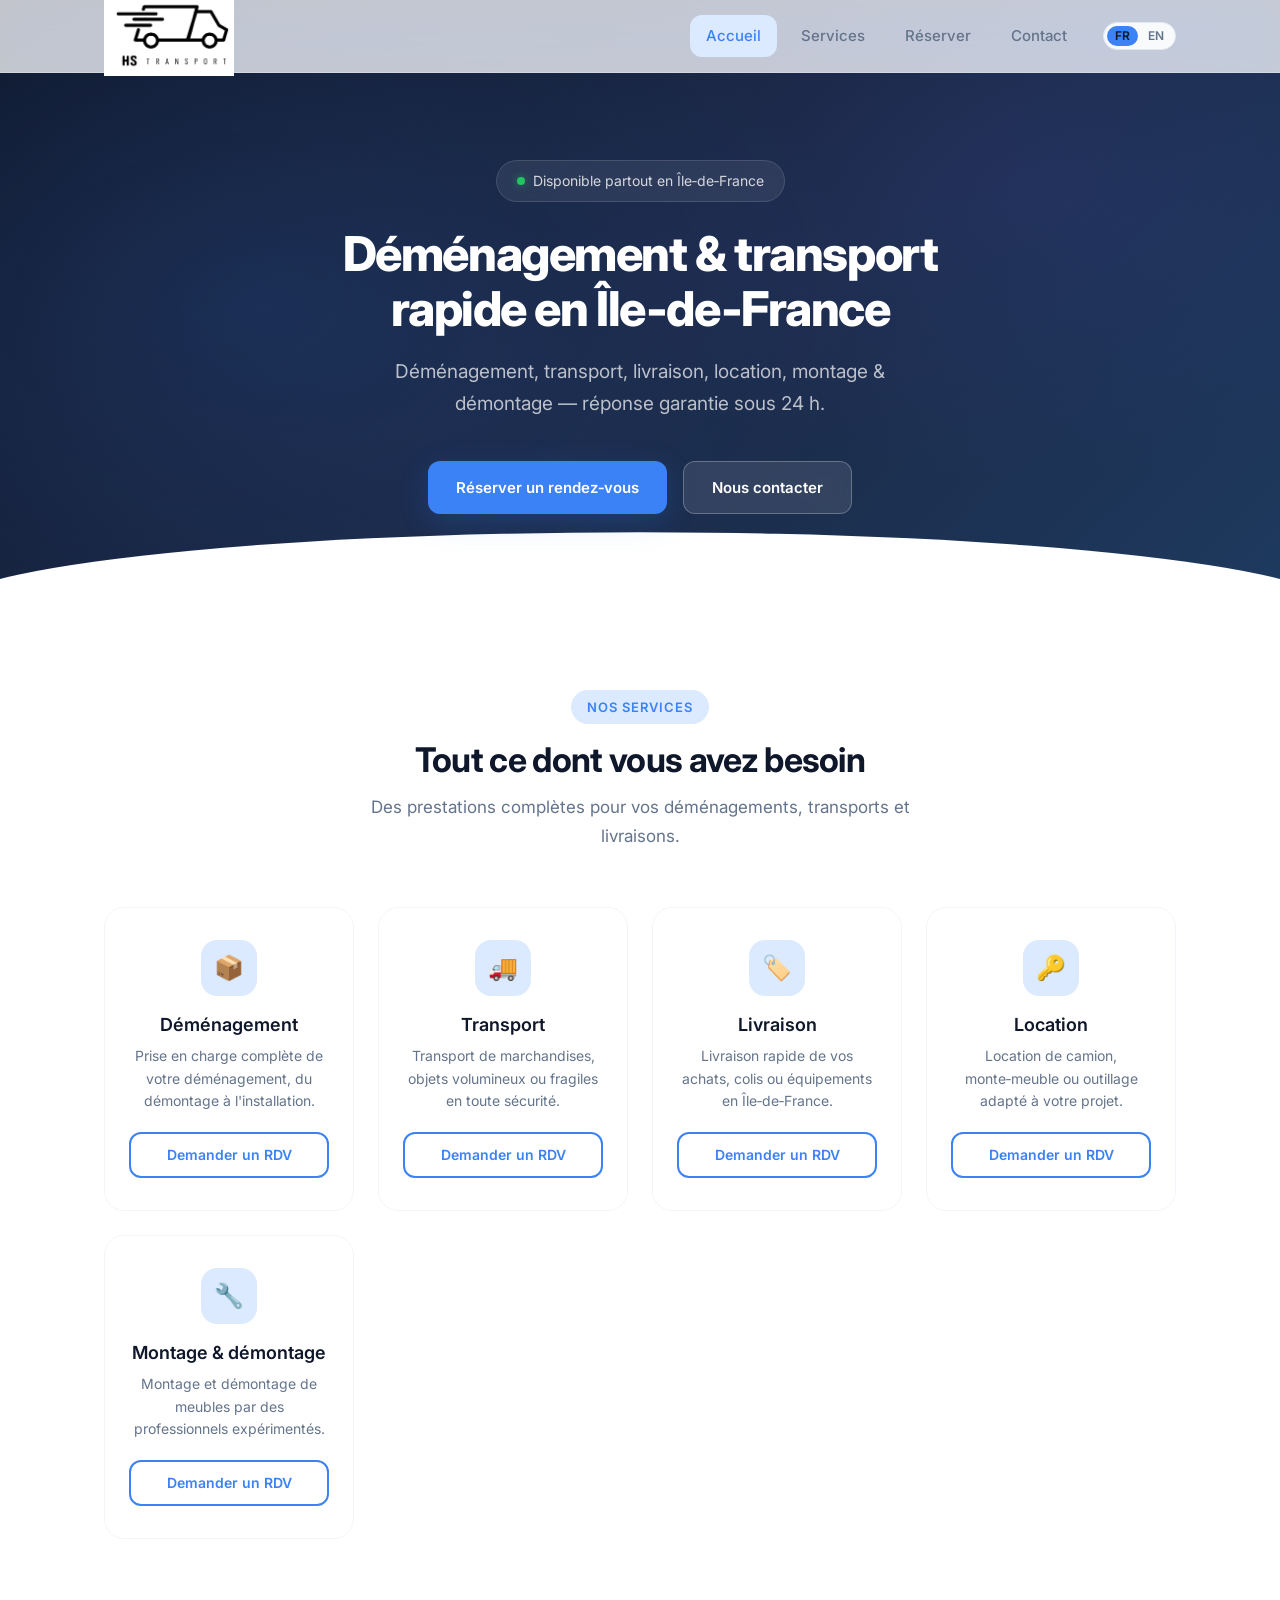
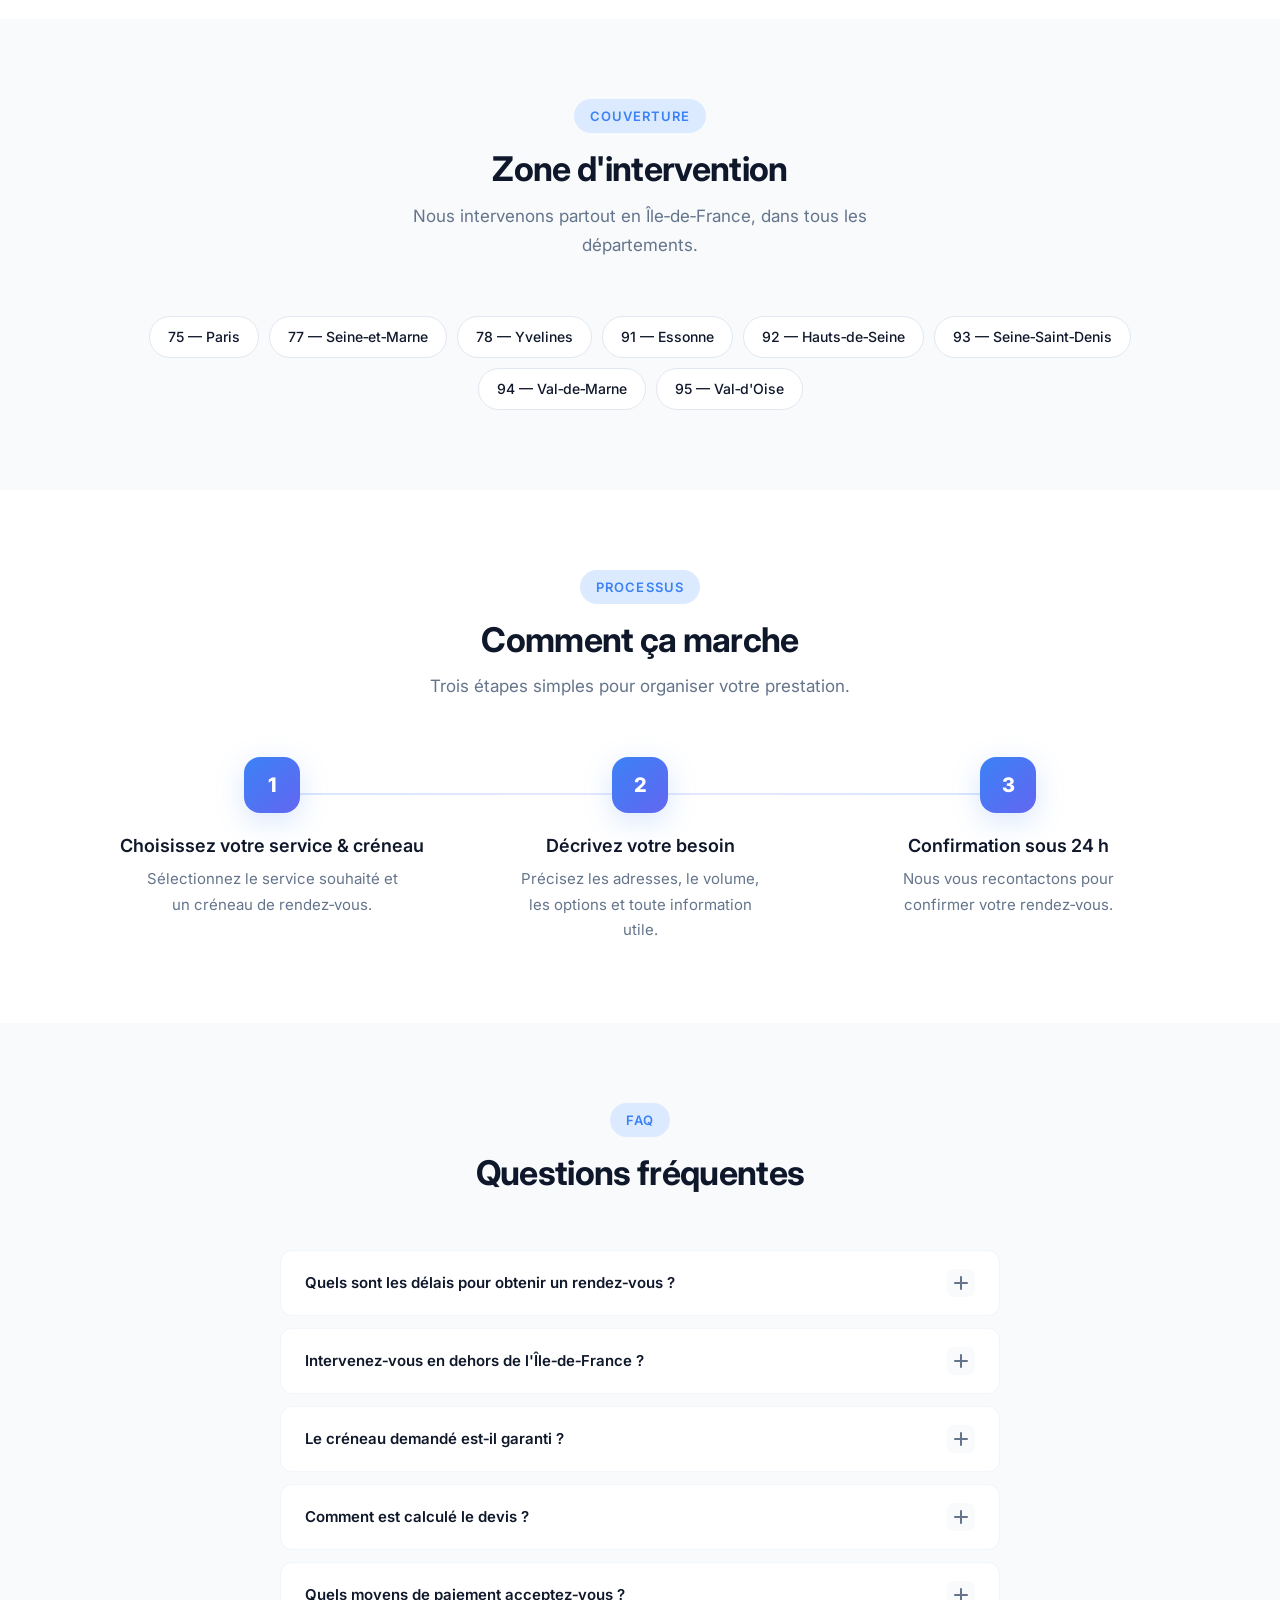
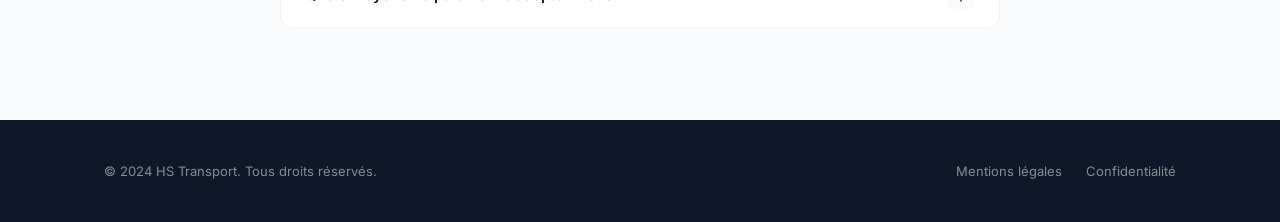
<file: index.html>
<!DOCTYPE html>
<html lang="fr">
<head>
  <meta charset="UTF-8">
  <meta name="viewport" content="width=device-width, initial-scale=1.0">
  <title>Déménagement & Transport en Île-de-France | Réservation rapide</title>
  <meta name="description" content="Déménagement, transport, livraison, location et montage de meubles partout en Île-de-France. Réservez votre créneau en ligne, réponse sous 24h.">
  <link rel="preconnect" href="https://fonts.googleapis.com">
  <link rel="preconnect" href="https://fonts.gstatic.com" crossorigin>
  <link href="https://fonts.googleapis.com/css2?family=Inter:wght@400;500;600;700;800&display=swap" rel="stylesheet">
  <link rel="stylesheet" href="css/style.css">
</head>
<body>

  <!-- ====== HEADER ====== -->
  <header class="header" role="banner">
    <div class="container">
      <a href="index.html" class="logo" aria-label="Accueil"><img src="images/logo.png" alt="HS Transport" class="logo-img"></a>
      <nav class="nav" id="mainNav" role="navigation" aria-label="Navigation principale">
        <a href="index.html" class="active" data-i18n="nav.home">Accueil</a>
        <a href="#services" data-i18n="nav.services">Services</a>
        <a href="reserver.html" data-i18n="nav.book">Réserver</a>
        <a href="contact.html" data-i18n="nav.contact">Contact</a>
        <button class="lang-toggle" id="langToggle" type="button" aria-label="Switch language">
          <span class="lang-opt active" data-lang="fr">FR</span>
          <span class="lang-opt" data-lang="en">EN</span>
        </button>
      </nav>
      <button class="nav-toggle" id="navToggle" aria-label="Ouvrir le menu" aria-expanded="false" aria-controls="mainNav">
        <svg viewBox="0 0 24 24" fill="none" stroke-width="2" stroke-linecap="round">
          <line x1="3" y1="6" x2="21" y2="6"/>
          <line x1="3" y1="12" x2="21" y2="12"/>
          <line x1="3" y1="18" x2="21" y2="18"/>
        </svg>
      </button>
    </div>
  </header>

  <!-- ====== HERO ====== -->
  <section class="hero">
    <div class="container">
      <div class="hero-badge"><span class="dot"></span> <span data-i18n="hero.badge">Disponible partout en Île‑de‑France</span></div>
      <h1 data-i18n="hero.title">Déménagement &amp; transport<br>rapide en Île‑de‑France</h1>
      <p data-i18n="hero.desc">Déménagement, transport, livraison, location, montage &amp; démontage — réponse garantie sous 24 h.</p>
      <div class="hero-btns">
        <a href="reserver.html" class="btn btn-primary" data-i18n="hero.cta">Réserver un rendez‑vous</a>
        <a href="contact.html" class="btn btn-ghost" data-i18n="hero.cta2">Nous contacter</a>
      </div>
    </div>
  </section>

  <!-- ====== SERVICES ====== -->
  <section id="services">
    <div class="container">
      <div class="section-header">
        <span class="section-label" data-i18n="svc.label">Nos services</span>
        <h2 data-i18n="svc.title">Tout ce dont vous avez besoin</h2>
        <p data-i18n="svc.desc">Des prestations complètes pour vos déménagements, transports et livraisons.</p>
      </div>
      <div class="services-grid">

        <article class="service-card">
          <div class="icon" aria-hidden="true">📦</div>
          <h3 data-i18n="svc.dem.t">Déménagement</h3>
          <p data-i18n="svc.dem.d">Prise en charge complète de votre déménagement, du démontage à l'installation.</p>
          <a href="reserver.html?service=demenagement" class="btn btn-outline btn-sm" data-i18n="svc.cta">Demander un RDV</a>
        </article>

        <article class="service-card">
          <div class="icon" aria-hidden="true">🚚</div>
          <h3 data-i18n="svc.tra.t">Transport</h3>
          <p data-i18n="svc.tra.d">Transport de marchandises, objets volumineux ou fragiles en toute sécurité.</p>
          <a href="reserver.html?service=transport" class="btn btn-outline btn-sm" data-i18n="svc.cta">Demander un RDV</a>
        </article>

        <article class="service-card">
          <div class="icon" aria-hidden="true">🏷️</div>
          <h3 data-i18n="svc.liv.t">Livraison</h3>
          <p data-i18n="svc.liv.d">Livraison rapide de vos achats, colis ou équipements en Île‑de‑France.</p>
          <a href="reserver.html?service=livraison" class="btn btn-outline btn-sm" data-i18n="svc.cta">Demander un RDV</a>
        </article>

        <article class="service-card">
          <div class="icon" aria-hidden="true">🔑</div>
          <h3 data-i18n="svc.loc.t">Location</h3>
          <p data-i18n="svc.loc.d">Location de camion, monte‑meuble ou outillage adapté à votre projet.</p>
          <a href="reserver.html?service=location" class="btn btn-outline btn-sm" data-i18n="svc.cta">Demander un RDV</a>
        </article>

        <article class="service-card">
          <div class="icon" aria-hidden="true">🔧</div>
          <h3 data-i18n="svc.mon.t">Montage &amp; démontage</h3>
          <p data-i18n="svc.mon.d">Montage et démontage de meubles par des professionnels expérimentés.</p>
          <a href="reserver.html?service=montage-demontage" class="btn btn-outline btn-sm" data-i18n="svc.cta">Demander un RDV</a>
        </article>

      </div>
    </div>
  </section>

  <!-- ====== ZONE ====== -->
  <section class="zone">
    <div class="container">
      <div class="section-header">
        <span class="section-label" data-i18n="zone.label">Couverture</span>
        <h2 data-i18n="zone.title">Zone d'intervention</h2>
        <p data-i18n="zone.desc">Nous intervenons partout en Île‑de‑France, dans tous les départements.</p>
      </div>
      <div class="zone-depts">
        <span>75 — Paris</span>
        <span>77 — Seine‑et‑Marne</span>
        <span>78 — Yvelines</span>
        <span>91 — Essonne</span>
        <span>92 — Hauts‑de‑Seine</span>
        <span>93 — Seine‑Saint‑Denis</span>
        <span>94 — Val‑de‑Marne</span>
        <span>95 — Val‑d'Oise</span>
      </div>
    </div>
  </section>

  <!-- ====== COMMENT ÇA MARCHE ====== -->
  <section>
    <div class="container">
      <div class="section-header">
        <span class="section-label" data-i18n="steps.label">Processus</span>
        <h2 data-i18n="steps.title">Comment ça marche</h2>
        <p data-i18n="steps.desc">Trois étapes simples pour organiser votre prestation.</p>
      </div>
      <div class="steps-grid">
        <div class="step">
          <div class="step-num">1</div>
          <h3 data-i18n="steps.1.t">Choisissez votre service &amp; créneau</h3>
          <p data-i18n="steps.1.d">Sélectionnez le service souhaité et un créneau de rendez‑vous.</p>
        </div>
        <div class="step">
          <div class="step-num">2</div>
          <h3 data-i18n="steps.2.t">Décrivez votre besoin</h3>
          <p data-i18n="steps.2.d">Précisez les adresses, le volume, les options et toute information utile.</p>
        </div>
        <div class="step">
          <div class="step-num">3</div>
          <h3 data-i18n="steps.3.t">Confirmation sous 24 h</h3>
          <p data-i18n="steps.3.d">Nous vous recontactons pour confirmer votre rendez‑vous.</p>
        </div>
      </div>
    </div>
  </section>

  <!-- ====== FAQ ====== -->
  <section class="faq-section">
    <div class="container">
      <div class="section-header">
        <span class="section-label">FAQ</span>
        <h2 data-i18n="faq.title">Questions fréquentes</h2>
      </div>
      <div class="faq-list">
        <div class="faq-item">
          <button class="faq-question" aria-expanded="false" data-i18n="faq.q1">Quels sont les délais pour obtenir un rendez‑vous ?</button>
          <div class="faq-answer" role="region">
            <p data-i18n="faq.a1">Nous vous répondons sous 24 heures après réception de votre demande, du lundi au samedi.</p>
          </div>
        </div>
        <div class="faq-item">
          <button class="faq-question" aria-expanded="false" data-i18n="faq.q2">Intervenez‑vous en dehors de l'Île‑de‑France ?</button>
          <div class="faq-answer" role="region">
            <p data-i18n="faq.a2">Nous couvrons principalement l'Île‑de‑France (75, 77, 78, 91, 92, 93, 94, 95). Pour les trajets plus lointains, contactez‑nous pour étudier la faisabilité.</p>
          </div>
        </div>
        <div class="faq-item">
          <button class="faq-question" aria-expanded="false" data-i18n="faq.q3">Le créneau demandé est‑il garanti ?</button>
          <div class="faq-answer" role="region">
            <p data-i18n="faq.a3">Le créneau est une demande, pas une confirmation automatique. Nous vous confirmons la date et l'heure sous 24 h par téléphone ou email.</p>
          </div>
        </div>
        <div class="faq-item">
          <button class="faq-question" aria-expanded="false" data-i18n="faq.q4">Comment est calculé le devis ?</button>
          <div class="faq-answer" role="region">
            <p data-i18n="faq.a4">Le devis dépend du type de prestation, du volume, de la distance et des options choisies. Nous établissons un devis personnalisé après le rendez‑vous.</p>
          </div>
        </div>
        <div class="faq-item">
          <button class="faq-question" aria-expanded="false" data-i18n="faq.q5">Quels moyens de paiement acceptez‑vous ?</button>
          <div class="faq-answer" role="region">
            <p data-i18n="faq.a5">Le paiement s'effectue après la prestation, par virement, chèque ou espèces. Aucun paiement en ligne n'est demandé.</p>
          </div>
        </div>
      </div>
    </div>
  </section>

  <!-- ====== FOOTER ====== -->
  <footer class="footer" role="contentinfo">
    <div class="container">
      <p data-i18n="footer.copy">&copy; 2024 HS Transport. Tous droits réservés.</p>
      <div class="footer-links">
        <a href="mentions-legales.html" data-i18n="footer.legal">Mentions légales</a>
        <a href="confidentialite.html" data-i18n="footer.privacy">Confidentialité</a>
      </div>
    </div>
  </footer>

  <script src="js/main.js"></script>
</body>
</html>
</file>
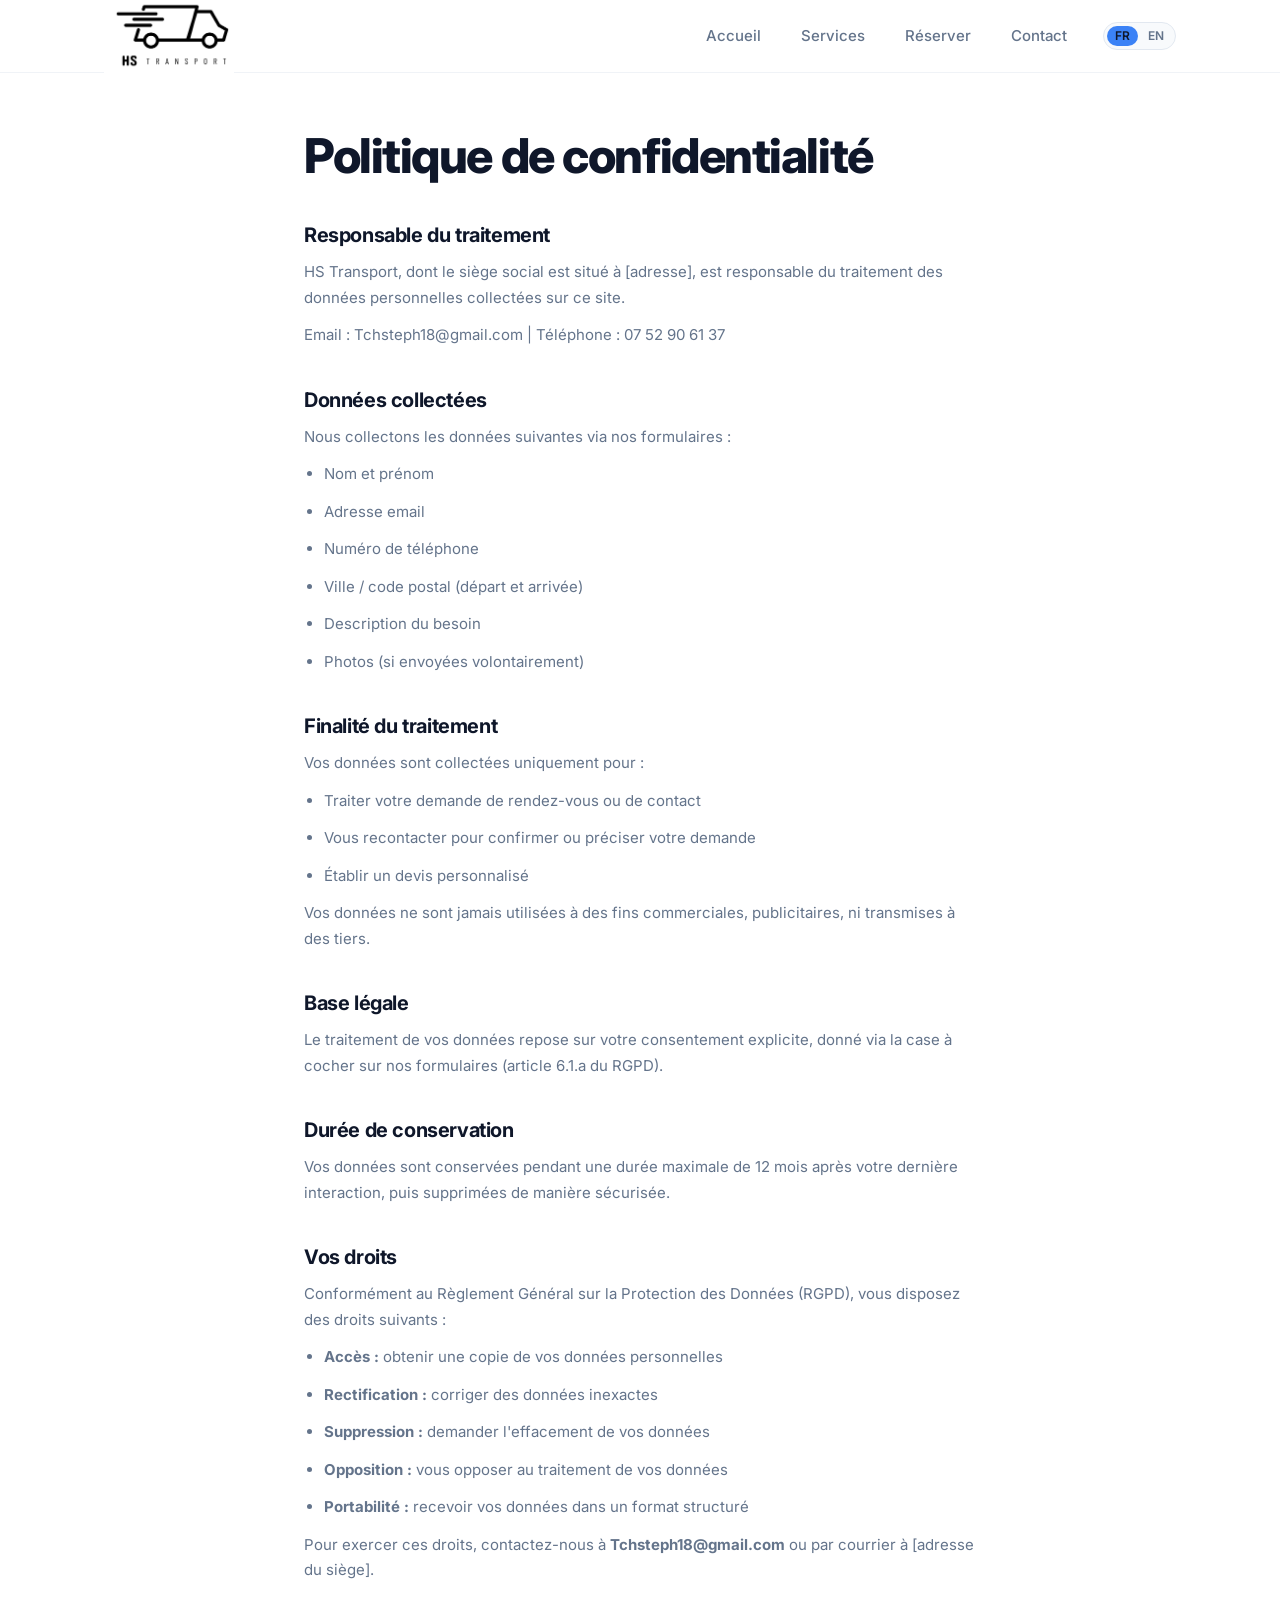
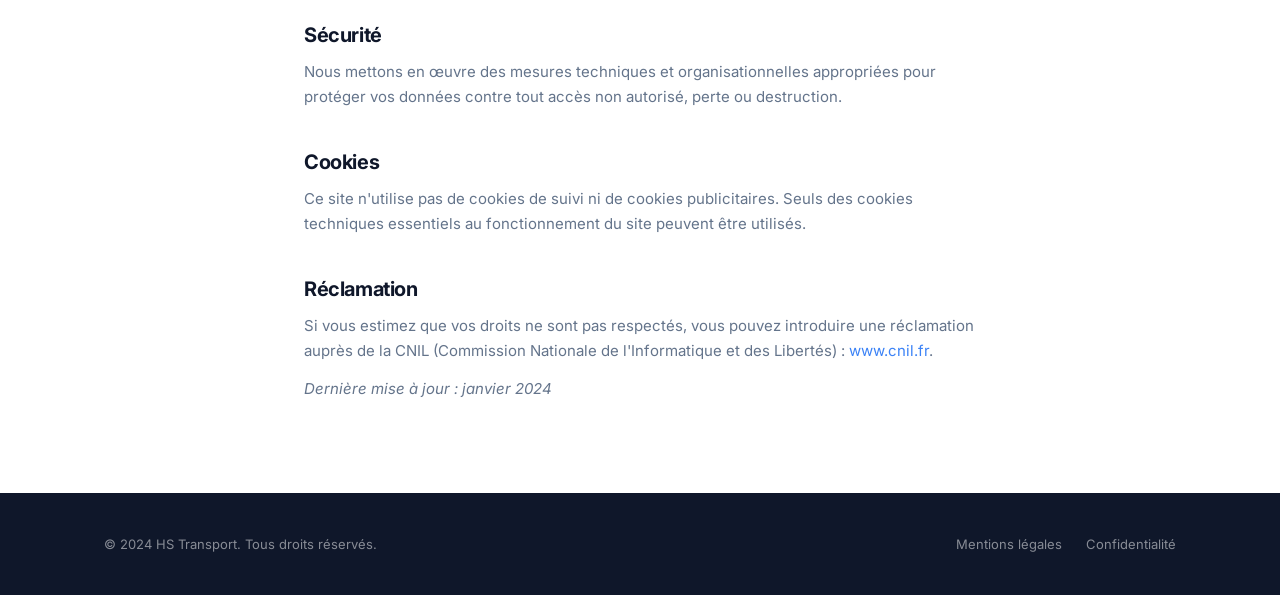
<file: confidentialite.html>
<!DOCTYPE html>
<html lang="fr">
<head>
  <meta charset="UTF-8">
  <meta name="viewport" content="width=device-width, initial-scale=1.0">
  <title>Politique de confidentialité | HS Transport</title>
  <meta name="description" content="Politique de confidentialité et protection des données personnelles du site HS Transport.">
  <link rel="preconnect" href="https://fonts.googleapis.com">
  <link rel="preconnect" href="https://fonts.gstatic.com" crossorigin>
  <link href="https://fonts.googleapis.com/css2?family=Inter:wght@400;500;600;700;800&display=swap" rel="stylesheet">
  <link rel="stylesheet" href="css/style.css">
</head>
<body>

  <header class="header" role="banner">
    <div class="container">
      <a href="index.html" class="logo" aria-label="Accueil"><img src="images/logo.png" alt="HS Transport" class="logo-img"></a>
      <nav class="nav" id="mainNav" role="navigation" aria-label="Navigation principale">
        <a href="index.html" data-i18n="nav.home">Accueil</a>
        <a href="index.html#services" data-i18n="nav.services">Services</a>
        <a href="reserver.html" data-i18n="nav.book">Réserver</a>
        <a href="contact.html" data-i18n="nav.contact">Contact</a>
        <button class="lang-toggle" id="langToggle" type="button" aria-label="Switch language">
          <span class="lang-opt active" data-lang="fr">FR</span>
          <span class="lang-opt" data-lang="en">EN</span>
        </button>
      </nav>
      <button class="nav-toggle" id="navToggle" aria-label="Ouvrir le menu" aria-expanded="false" aria-controls="mainNav">
        <svg viewBox="0 0 24 24" fill="none" stroke-width="2" stroke-linecap="round">
          <line x1="3" y1="6" x2="21" y2="6"/>
          <line x1="3" y1="12" x2="21" y2="12"/>
          <line x1="3" y1="18" x2="21" y2="18"/>
        </svg>
      </button>
    </div>
  </header>

  <section class="legal-page">
    <div class="container">
      <h1 data-i18n="privacy.title">Politique de confidentialité</h1>

      <h2>Responsable du traitement</h2>
      <p>HS Transport, dont le siège social est situé à [adresse], est responsable du traitement des données personnelles collectées sur ce site.</p>
      <p>Email : Tchsteph18@gmail.com | Téléphone : 07 52 90 61 37</p>

      <h2>Données collectées</h2>
      <p>Nous collectons les données suivantes via nos formulaires :</p>
      <ul>
        <li>Nom et prénom</li>
        <li>Adresse email</li>
        <li>Numéro de téléphone</li>
        <li>Ville / code postal (départ et arrivée)</li>
        <li>Description du besoin</li>
        <li>Photos (si envoyées volontairement)</li>
      </ul>

      <h2>Finalité du traitement</h2>
      <p>Vos données sont collectées uniquement pour :</p>
      <ul>
        <li>Traiter votre demande de rendez-vous ou de contact</li>
        <li>Vous recontacter pour confirmer ou préciser votre demande</li>
        <li>Établir un devis personnalisé</li>
      </ul>
      <p>Vos données ne sont jamais utilisées à des fins commerciales, publicitaires, ni transmises à des tiers.</p>

      <h2>Base légale</h2>
      <p>Le traitement de vos données repose sur votre consentement explicite, donné via la case à cocher sur nos formulaires (article 6.1.a du RGPD).</p>

      <h2>Durée de conservation</h2>
      <p>Vos données sont conservées pendant une durée maximale de 12 mois après votre dernière interaction, puis supprimées de manière sécurisée.</p>

      <h2>Vos droits</h2>
      <p>Conformément au Règlement Général sur la Protection des Données (RGPD), vous disposez des droits suivants :</p>
      <ul>
        <li><strong>Accès :</strong> obtenir une copie de vos données personnelles</li>
        <li><strong>Rectification :</strong> corriger des données inexactes</li>
        <li><strong>Suppression :</strong> demander l'effacement de vos données</li>
        <li><strong>Opposition :</strong> vous opposer au traitement de vos données</li>
        <li><strong>Portabilité :</strong> recevoir vos données dans un format structuré</li>
      </ul>
      <p>Pour exercer ces droits, contactez-nous à <strong>Tchsteph18@gmail.com</strong> ou par courrier à [adresse du siège].</p>

      <h2>Sécurité</h2>
      <p>Nous mettons en œuvre des mesures techniques et organisationnelles appropriées pour protéger vos données contre tout accès non autorisé, perte ou destruction.</p>

      <h2>Cookies</h2>
      <p>Ce site n'utilise pas de cookies de suivi ni de cookies publicitaires. Seuls des cookies techniques essentiels au fonctionnement du site peuvent être utilisés.</p>

      <h2>Réclamation</h2>
      <p>Si vous estimez que vos droits ne sont pas respectés, vous pouvez introduire une réclamation auprès de la CNIL (Commission Nationale de l'Informatique et des Libertés) : <a href="https://www.cnil.fr" target="_blank" rel="noopener">www.cnil.fr</a>.</p>

      <p><em>Dernière mise à jour : janvier 2024</em></p>
    </div>
  </section>

  <footer class="footer" role="contentinfo">
    <div class="container">
      <p data-i18n="footer.copy">&copy; 2024 HS Transport. Tous droits réservés.</p>
      <div class="footer-links">
        <a href="mentions-legales.html" data-i18n="footer.legal">Mentions légales</a>
        <a href="confidentialite.html" data-i18n="footer.privacy">Confidentialité</a>
      </div>
    </div>
  </footer>

  <script src="js/main.js"></script>
</body>
</html>
</file>
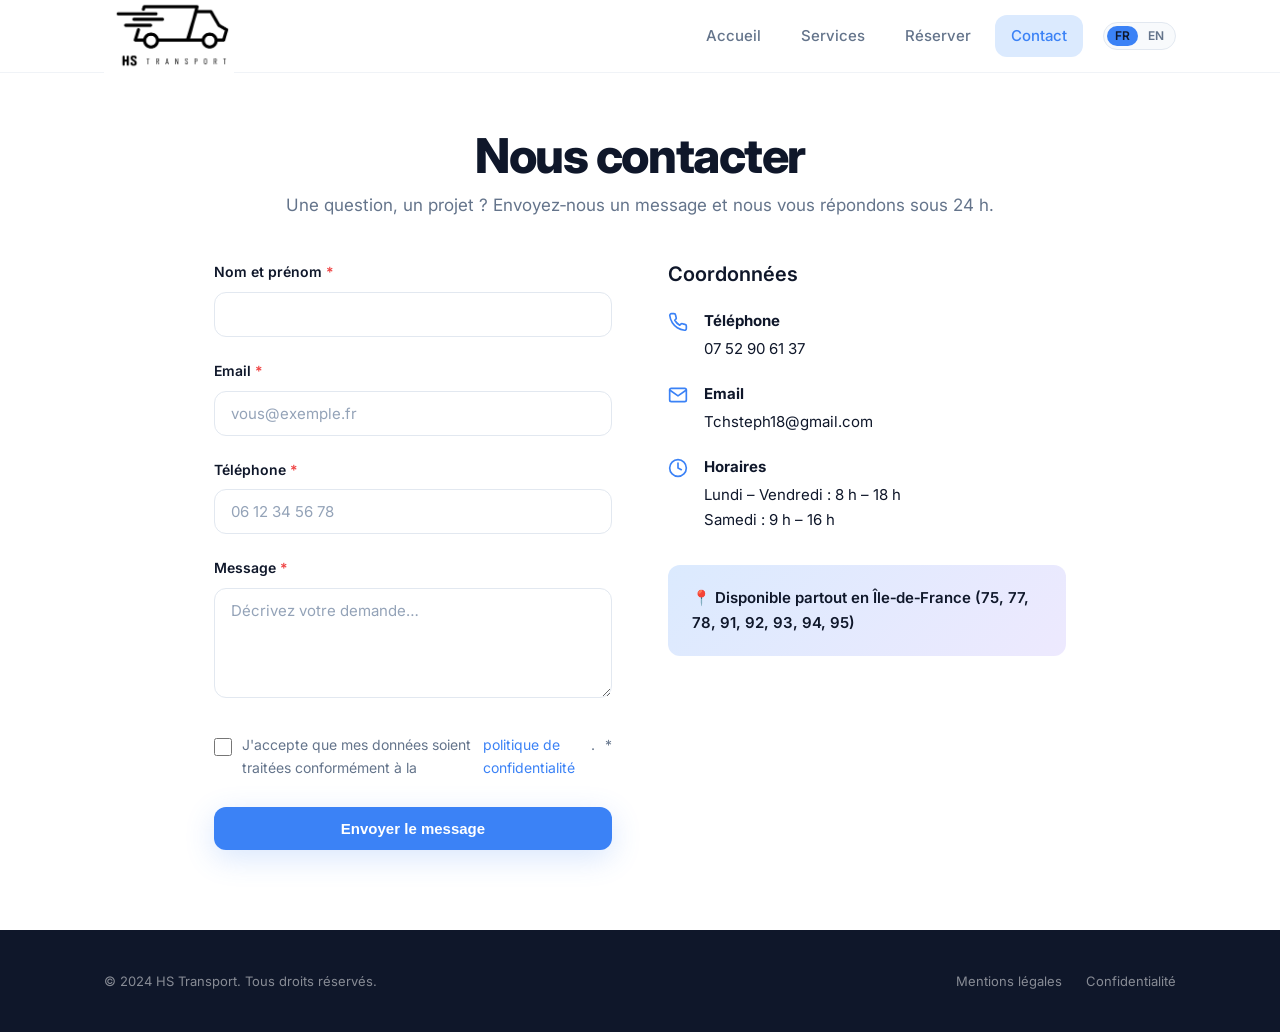
<file: contact.html>
<!DOCTYPE html>
<html lang="fr">
<head>
  <meta charset="UTF-8">
  <meta name="viewport" content="width=device-width, initial-scale=1.0">
  <title>Contact | HS Transport — Déménagement Île-de-France</title>
  <meta name="description" content="Contactez HS Transport pour toute question sur nos services de déménagement, transport et livraison en Île-de-France.">
  <link rel="preconnect" href="https://fonts.googleapis.com">
  <link rel="preconnect" href="https://fonts.gstatic.com" crossorigin>
  <link href="https://fonts.googleapis.com/css2?family=Inter:wght@400;500;600;700;800&display=swap" rel="stylesheet">
  <link rel="stylesheet" href="css/style.css">
</head>
<body>

  <!-- ====== HEADER ====== -->
  <header class="header" role="banner">
    <div class="container">
      <a href="index.html" class="logo" aria-label="Accueil"><img src="images/logo.png" alt="HS Transport" class="logo-img"></a>
      <nav class="nav" id="mainNav" role="navigation" aria-label="Navigation principale">
        <a href="index.html" data-i18n="nav.home">Accueil</a>
        <a href="index.html#services" data-i18n="nav.services">Services</a>
        <a href="reserver.html" data-i18n="nav.book">Réserver</a>
        <a href="contact.html" class="active" data-i18n="nav.contact">Contact</a>
        <button class="lang-toggle" id="langToggle" type="button" aria-label="Switch language">
          <span class="lang-opt active" data-lang="fr">FR</span>
          <span class="lang-opt" data-lang="en">EN</span>
        </button>
      </nav>
      <button class="nav-toggle" id="navToggle" aria-label="Ouvrir le menu" aria-expanded="false" aria-controls="mainNav">
        <svg viewBox="0 0 24 24" fill="none" stroke-width="2" stroke-linecap="round">
          <line x1="3" y1="6" x2="21" y2="6"/>
          <line x1="3" y1="12" x2="21" y2="12"/>
          <line x1="3" y1="18" x2="21" y2="18"/>
        </svg>
      </button>
    </div>
  </header>

  <!-- ====== CONTACT ====== -->
  <section class="form-page" id="contactFormSection">
    <div class="container" style="max-width:900px;">
      <h1 data-i18n="contact.title">Nous contacter</h1>
      <p data-i18n="contact.intro">Une question, un projet ? Envoyez‑nous un message et nous vous répondons sous 24 h.</p>

      <div class="contact-grid">

        <!-- Formulaire -->
        <div>
          <form id="contactForm" novalidate>
            <!-- Honeypot -->
            <div class="ohnohoney">
              <label for="faxNumber">Ne pas remplir</label>
              <input type="text" id="faxNumber" name="faxNumber" tabindex="-1" autocomplete="off">
            </div>

            <div class="form-group">
              <label for="contactNom" data-i18n="contact.lbl.name">Nom et prénom <span class="req">*</span></label>
              <input type="text" id="contactNom" name="contactNom" required autocomplete="name">
              <div class="error-msg" data-i18n="rdv.err.nom">Veuillez indiquer votre nom.</div>
            </div>

            <div class="form-group">
              <label for="contactEmail">Email <span class="req">*</span></label>
              <input type="email" id="contactEmail" name="contactEmail" required autocomplete="email" placeholder="vous@exemple.fr">
              <div class="error-msg" data-i18n="rdv.err.email">Veuillez indiquer un email valide.</div>
            </div>

            <div class="form-group">
              <label for="contactTel" data-i18n="rdv.lbl.tel">Téléphone <span class="req">*</span></label>
              <input type="tel" id="contactTel" name="contactTel" required autocomplete="tel" placeholder="06 12 34 56 78">
              <div class="error-msg" data-i18n="rdv.err.tel">Veuillez indiquer un numéro valide.</div>
            </div>

            <div class="form-group">
              <label for="contactMessage" data-i18n="contact.lbl.msg">Message <span class="req">*</span></label>
              <textarea id="contactMessage" name="contactMessage" required placeholder="Décrivez votre demande…"></textarea>
              <div class="error-msg" data-i18n="contact.err.msg">Veuillez écrire un message.</div>
            </div>

            <!-- RGPD -->
            <div class="rgpd-group">
              <label>
                <input type="checkbox" id="contactRgpd" name="contactRgpd" required>
                J'accepte que mes données soient traitées conformément à la <a href="confidentialite.html" target="_blank">politique de confidentialité</a>. <span class="req">*</span>
              </label>
              <div class="error-msg" id="contactRgpdError" style="display:none;color:#dc2626;font-size:0.8125rem;margin-top:0.25rem;">Vous devez accepter la politique de confidentialité.</div>
            </div>

            <button type="submit" class="btn btn-primary" style="width:100%;justify-content:center;" data-i18n="contact.btn.send">Envoyer le message</button>
          </form>
        </div>

        <!-- Infos -->
        <div class="contact-info">
          <h3 data-i18n="contact.info.title">Coordonnées</h3>

          <div class="contact-info-item">
            <svg viewBox="0 0 24 24" fill="none" stroke-width="2" stroke-linecap="round" stroke-linejoin="round">
              <path d="M22 16.92v3a2 2 0 01-2.18 2 19.79 19.79 0 01-8.63-3.07 19.5 19.5 0 01-6-6A19.79 19.79 0 012.12 4.18 2 2 0 014.11 2h3a2 2 0 012 1.72c.127.96.361 1.903.7 2.81a2 2 0 01-.45 2.11L8.09 9.91a16 16 0 006 6l1.27-1.27a2 2 0 012.11-.45c.907.339 1.85.573 2.81.7A2 2 0 0122 16.92z"/>
            </svg>
            <div>
              <strong data-i18n="contact.info.phone">Téléphone</strong>
              <p>07 52 90 61 37</p>
            </div>
          </div>

          <div class="contact-info-item">
            <svg viewBox="0 0 24 24" fill="none" stroke-width="2" stroke-linecap="round" stroke-linejoin="round">
              <path d="M4 4h16c1.1 0 2 .9 2 2v12c0 1.1-.9 2-2 2H4c-1.1 0-2-.9-2-2V6c0-1.1.9-2 2-2z"/>
              <polyline points="22,6 12,13 2,6"/>
            </svg>
            <div>
              <strong>Email</strong>
              <p>Tchsteph18@gmail.com</p>
            </div>
          </div>

          <div class="contact-info-item">
            <svg viewBox="0 0 24 24" fill="none" stroke-width="2" stroke-linecap="round" stroke-linejoin="round">
              <circle cx="12" cy="12" r="10"/>
              <polyline points="12 6 12 12 16 14"/>
            </svg>
            <div>
              <strong data-i18n="contact.info.hours">Horaires</strong>
              <p data-i18n="contact.info.hours_detail">Lundi – Vendredi : 8 h – 18 h<br>Samedi : 9 h – 16 h</p>
            </div>
          </div>

          <div class="contact-badge">
            <p data-i18n="contact.info.badge">📍 Disponible partout en Île‑de‑France (75, 77, 78, 91, 92, 93, 94, 95)</p>
          </div>
        </div>

      </div>
    </div>
  </section>

  <!-- ====== CONFIRMATION ====== -->
  <section class="confirmation" id="contactConfirm" style="display:none;">
    <div class="container">
      <div class="check-icon">
        <svg viewBox="0 0 24 24" fill="none" stroke-width="2.5" stroke-linecap="round" stroke-linejoin="round">
          <polyline points="20 6 9 17 4 12"/>
        </svg>
      </div>
      <h2 data-i18n="contact.confirm.title">Message envoyé !</h2>
      <p data-i18n="contact.confirm.text">Merci pour votre message. Nous vous répondons sous 24 h.</p>
      <a href="index.html" class="btn btn-outline" data-i18n="rdv.confirm.back">Retour à l'accueil</a>
    </div>
  </section>

  <!-- ====== FOOTER ====== -->
  <footer class="footer" role="contentinfo">
    <div class="container">
      <p data-i18n="footer.copy">&copy; 2024 HS Transport. Tous droits réservés.</p>
      <div class="footer-links">
        <a href="mentions-legales.html" data-i18n="footer.legal">Mentions légales</a>
        <a href="confidentialite.html" data-i18n="footer.privacy">Confidentialité</a>
      </div>
    </div>
  </footer>

  <script src="js/main.js"></script>
</body>
</html>
</file>
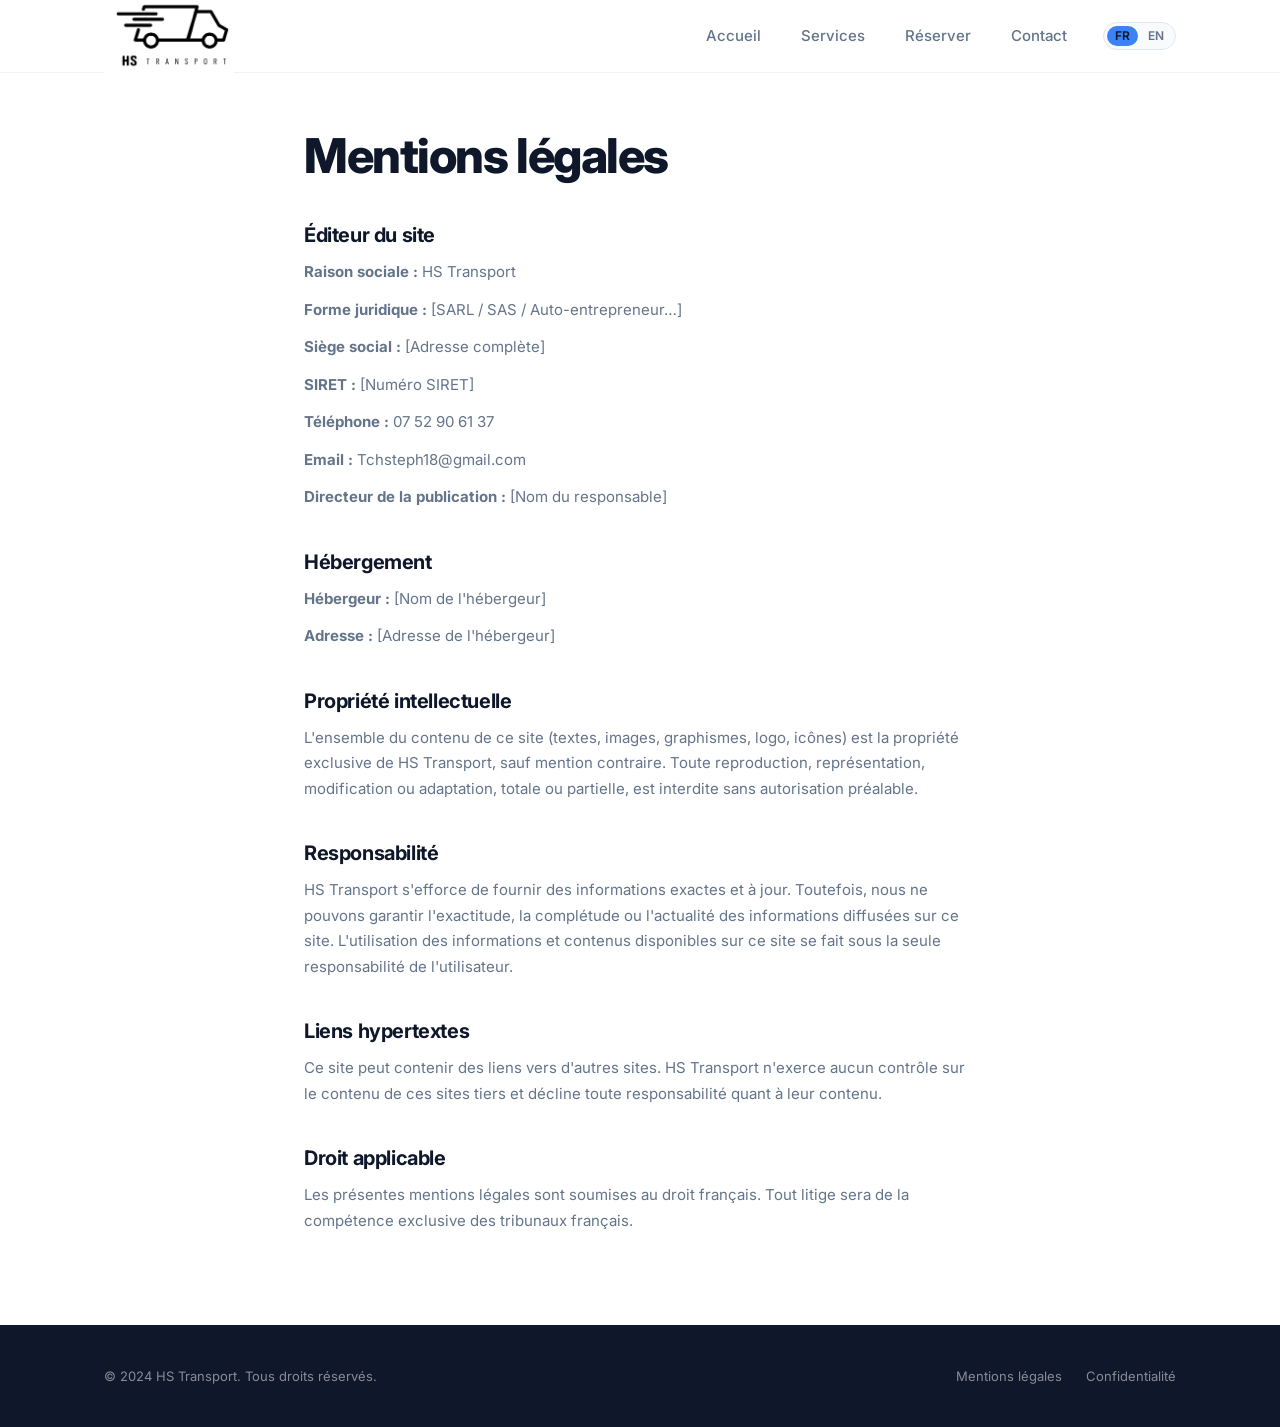
<file: mentions-legales.html>
<!DOCTYPE html>
<html lang="fr">
<head>
  <meta charset="UTF-8">
  <meta name="viewport" content="width=device-width, initial-scale=1.0">
  <title>Mentions légales | HS Transport</title>
  <meta name="description" content="Mentions légales du site HS Transport.">
  <link rel="preconnect" href="https://fonts.googleapis.com">
  <link rel="preconnect" href="https://fonts.gstatic.com" crossorigin>
  <link href="https://fonts.googleapis.com/css2?family=Inter:wght@400;500;600;700;800&display=swap" rel="stylesheet">
  <link rel="stylesheet" href="css/style.css">
</head>
<body>

  <header class="header" role="banner">
    <div class="container">
      <a href="index.html" class="logo" aria-label="Accueil"><img src="images/logo.png" alt="HS Transport" class="logo-img"></a>
      <nav class="nav" id="mainNav" role="navigation" aria-label="Navigation principale">
        <a href="index.html" data-i18n="nav.home">Accueil</a>
        <a href="index.html#services" data-i18n="nav.services">Services</a>
        <a href="reserver.html" data-i18n="nav.book">Réserver</a>
        <a href="contact.html" data-i18n="nav.contact">Contact</a>
        <button class="lang-toggle" id="langToggle" type="button" aria-label="Switch language">
          <span class="lang-opt active" data-lang="fr">FR</span>
          <span class="lang-opt" data-lang="en">EN</span>
        </button>
      </nav>
      <button class="nav-toggle" id="navToggle" aria-label="Ouvrir le menu" aria-expanded="false" aria-controls="mainNav">
        <svg viewBox="0 0 24 24" fill="none" stroke-width="2" stroke-linecap="round">
          <line x1="3" y1="6" x2="21" y2="6"/>
          <line x1="3" y1="12" x2="21" y2="12"/>
          <line x1="3" y1="18" x2="21" y2="18"/>
        </svg>
      </button>
    </div>
  </header>

  <section class="legal-page">
    <div class="container">
      <h1 data-i18n="legal.title">Mentions légales</h1>

      <h2>Éditeur du site</h2>
      <p><strong>Raison sociale :</strong> HS Transport</p>
      <p><strong>Forme juridique :</strong> [SARL / SAS / Auto-entrepreneur…]</p>
      <p><strong>Siège social :</strong> [Adresse complète]</p>
      <p><strong>SIRET :</strong> [Numéro SIRET]</p>
      <p><strong>Téléphone :</strong> 07 52 90 61 37</p>
      <p><strong>Email :</strong> Tchsteph18@gmail.com</p>
      <p><strong>Directeur de la publication :</strong> [Nom du responsable]</p>

      <h2>Hébergement</h2>
      <p><strong>Hébergeur :</strong> [Nom de l'hébergeur]</p>
      <p><strong>Adresse :</strong> [Adresse de l'hébergeur]</p>

      <h2>Propriété intellectuelle</h2>
      <p>L'ensemble du contenu de ce site (textes, images, graphismes, logo, icônes) est la propriété exclusive de HS Transport, sauf mention contraire. Toute reproduction, représentation, modification ou adaptation, totale ou partielle, est interdite sans autorisation préalable.</p>

      <h2>Responsabilité</h2>
      <p>HS Transport s'efforce de fournir des informations exactes et à jour. Toutefois, nous ne pouvons garantir l'exactitude, la complétude ou l'actualité des informations diffusées sur ce site. L'utilisation des informations et contenus disponibles sur ce site se fait sous la seule responsabilité de l'utilisateur.</p>

      <h2>Liens hypertextes</h2>
      <p>Ce site peut contenir des liens vers d'autres sites. HS Transport n'exerce aucun contrôle sur le contenu de ces sites tiers et décline toute responsabilité quant à leur contenu.</p>

      <h2>Droit applicable</h2>
      <p>Les présentes mentions légales sont soumises au droit français. Tout litige sera de la compétence exclusive des tribunaux français.</p>
    </div>
  </section>

  <footer class="footer" role="contentinfo">
    <div class="container">
      <p data-i18n="footer.copy">&copy; 2024 HS Transport. Tous droits réservés.</p>
      <div class="footer-links">
        <a href="mentions-legales.html" data-i18n="footer.legal">Mentions légales</a>
        <a href="confidentialite.html" data-i18n="footer.privacy">Confidentialité</a>
      </div>
    </div>
  </footer>

  <script src="js/main.js"></script>
</body>
</html>
</file>
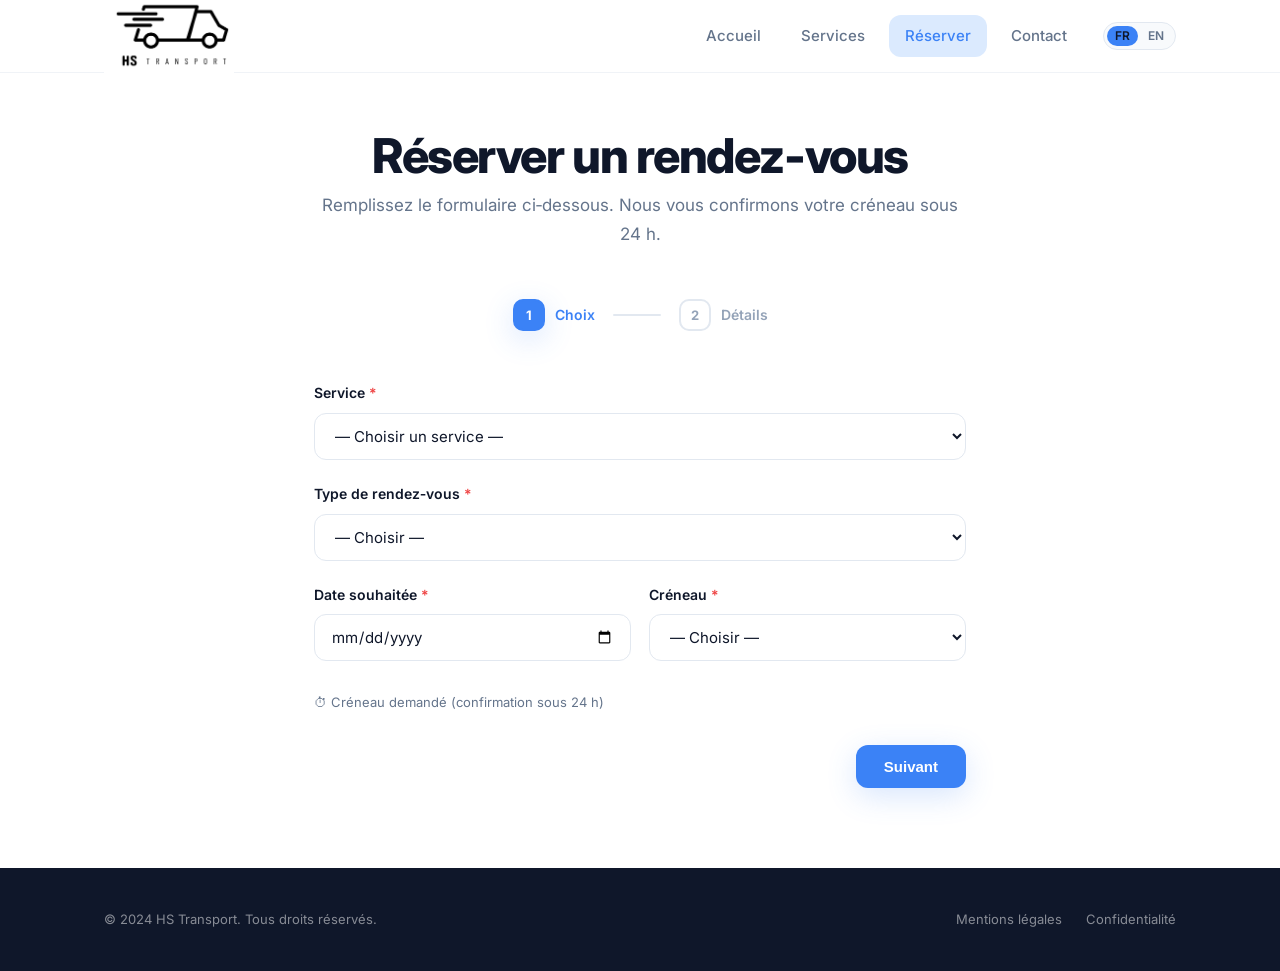
<file: reserver.html>
<!DOCTYPE html>
<html lang="fr">
<head>
  <meta charset="UTF-8">
  <meta name="viewport" content="width=device-width, initial-scale=1.0">
  <title>Réserver un rendez-vous | HS Transport</title>
  <meta name="description" content="Demandez un rendez-vous pour votre déménagement, transport, livraison, location ou montage en Île-de-France. Réponse sous 24h.">
  <link rel="preconnect" href="https://fonts.googleapis.com">
  <link rel="preconnect" href="https://fonts.gstatic.com" crossorigin>
  <link href="https://fonts.googleapis.com/css2?family=Inter:wght@400;500;600;700;800&display=swap" rel="stylesheet">
  <link rel="stylesheet" href="css/style.css">
</head>
<body>

  <!-- ====== HEADER ====== -->
  <header class="header" role="banner">
    <div class="container">
      <a href="index.html" class="logo" aria-label="Accueil"><img src="images/logo.png" alt="HS Transport" class="logo-img"></a>
      <nav class="nav" id="mainNav" role="navigation" aria-label="Navigation principale">
        <a href="index.html" data-i18n="nav.home">Accueil</a>
        <a href="index.html#services" data-i18n="nav.services">Services</a>
        <a href="reserver.html" class="active" data-i18n="nav.book">Réserver</a>
        <a href="contact.html" data-i18n="nav.contact">Contact</a>
        <button class="lang-toggle" id="langToggle" type="button" aria-label="Switch language">
          <span class="lang-opt active" data-lang="fr">FR</span>
          <span class="lang-opt" data-lang="en">EN</span>
        </button>
      </nav>
      <button class="nav-toggle" id="navToggle" aria-label="Ouvrir le menu" aria-expanded="false" aria-controls="mainNav">
        <svg viewBox="0 0 24 24" fill="none" stroke-width="2" stroke-linecap="round">
          <line x1="3" y1="6" x2="21" y2="6"/>
          <line x1="3" y1="12" x2="21" y2="12"/>
          <line x1="3" y1="18" x2="21" y2="18"/>
        </svg>
      </button>
    </div>
  </header>

  <!-- ====== FORMULAIRE RDV ====== -->
  <section class="form-page" id="formSection">
    <div class="container">
      <h1 data-i18n="rdv.title">Réserver un rendez‑vous</h1>
      <p data-i18n="rdv.intro">Remplissez le formulaire ci‑dessous. Nous vous confirmons votre créneau sous 24 h.</p>

      <!-- Wizard indicator -->
      <div class="wizard-steps">
        <div class="wizard-step active" data-step="1">
          <span class="num">1</span>
          <span data-i18n="rdv.step1">Choix</span>
        </div>
        <div class="wizard-divider"></div>
        <div class="wizard-step" data-step="2">
          <span class="num">2</span>
          <span data-i18n="rdv.step2">Détails</span>
        </div>
      </div>

      <form id="rdvForm" novalidate>
        <!-- Honeypot -->
        <div class="ohnohoney">
          <label for="website">Ne pas remplir</label>
          <input type="text" id="website" name="website" tabindex="-1" autocomplete="off">
        </div>

        <!-- ===== ÉTAPE 1 — Choix ===== -->
        <div class="wizard-panel active" id="step1">

          <div class="form-group">
            <label for="service" data-i18n="rdv.lbl.service">Service <span class="req">*</span></label>
            <select id="service" name="service" required>
              <option value="" data-i18n="rdv.opt.choose_svc">— Choisir un service —</option>
              <option value="demenagement" data-i18n="rdv.opt.dem">Déménagement</option>
              <option value="transport">Transport</option>
              <option value="livraison" data-i18n="rdv.opt.liv">Livraison</option>
              <option value="location" data-i18n="rdv.opt.loc">Location</option>
              <option value="montage-demontage" data-i18n="rdv.opt.mon">Montage & démontage</option>
            </select>
            <div class="error-msg" data-i18n="rdv.err.service">Veuillez choisir un service.</div>
          </div>

          <div class="form-group">
            <label for="typeRdv" data-i18n="rdv.lbl.type">Type de rendez‑vous <span class="req">*</span></label>
            <select id="typeRdv" name="typeRdv" required>
              <option value="" data-i18n="rdv.opt.choose">— Choisir —</option>
              <option value="appel" data-i18n="rdv.opt.appel">Appel téléphonique</option>
              <option value="visite" data-i18n="rdv.opt.visite">Visite technique</option>
            </select>
            <div class="error-msg" data-i18n="rdv.err.type">Veuillez choisir un type de rendez‑vous.</div>
          </div>

          <div class="form-row">
            <div class="form-group">
              <label for="dateRdv" data-i18n="rdv.lbl.date">Date souhaitée <span class="req">*</span></label>
              <input type="date" id="dateRdv" name="dateRdv" required>
              <div class="error-msg" data-i18n="rdv.err.date">Veuillez indiquer une date.</div>
            </div>
            <div class="form-group">
              <label for="creneau" data-i18n="rdv.lbl.slot">Créneau <span class="req">*</span></label>
              <select id="creneau" name="creneau" required>
                <option value="" data-i18n="rdv.opt.choose">— Choisir —</option>
                <option value="09-10">09 h – 10 h</option>
                <option value="10-11">10 h – 11 h</option>
                <option value="11-12">11 h – 12 h</option>
                <option value="14-15">14 h – 15 h</option>
                <option value="15-16">15 h – 16 h</option>
                <option value="16-17">16 h – 17 h</option>
              </select>
              <div class="error-msg" data-i18n="rdv.err.slot">Veuillez choisir un créneau.</div>
            </div>
          </div>

          <p style="font-size:0.8125rem;margin-top:0.5rem;" data-i18n="rdv.hint">⏱ Créneau demandé (confirmation sous 24 h)</p>

          <div class="form-actions">
            <button type="button" class="btn btn-primary" id="toStep2" data-i18n="rdv.btn.next">Suivant</button>
          </div>
        </div>

        <!-- ===== ÉTAPE 2 — Détails ===== -->
        <div class="wizard-panel" id="step2">

          <div class="form-row">
            <div class="form-group">
              <label for="nom" data-i18n="rdv.lbl.nom">Nom <span class="req">*</span></label>
              <input type="text" id="nom" name="nom" required autocomplete="family-name">
              <div class="error-msg" data-i18n="rdv.err.nom">Veuillez indiquer votre nom.</div>
            </div>
            <div class="form-group">
              <label for="prenom" data-i18n="rdv.lbl.prenom">Prénom <span class="req">*</span></label>
              <input type="text" id="prenom" name="prenom" required autocomplete="given-name">
              <div class="error-msg" data-i18n="rdv.err.prenom">Veuillez indiquer votre prénom.</div>
            </div>
          </div>

          <div class="form-row">
            <div class="form-group">
              <label for="telephone" data-i18n="rdv.lbl.tel">Téléphone <span class="req">*</span></label>
              <input type="tel" id="telephone" name="telephone" required autocomplete="tel" placeholder="06 12 34 56 78">
              <div class="error-msg" data-i18n="rdv.err.tel">Veuillez indiquer un numéro valide.</div>
            </div>
            <div class="form-group">
              <label for="email">Email <span class="req">*</span></label>
              <input type="email" id="email" name="email" required autocomplete="email" placeholder="vous@exemple.fr">
              <div class="error-msg" data-i18n="rdv.err.email">Veuillez indiquer un email valide.</div>
            </div>
          </div>

          <div class="form-row">
            <div class="form-group">
              <label for="villeDepart" data-i18n="rdv.lbl.depart">Ville / code postal départ <span class="req">*</span></label>
              <input type="text" id="villeDepart" name="villeDepart" required placeholder="Ex : 75012 Paris">
              <div class="error-msg" data-i18n="rdv.err.required">Champ obligatoire.</div>
            </div>
            <div class="form-group">
              <label for="villeArrivee" data-i18n="rdv.lbl.arrivee">Ville / code postal arrivée</label>
              <input type="text" id="villeArrivee" name="villeArrivee" placeholder="Optionnel selon service">
            </div>
          </div>

          <div class="form-group">
            <label for="datePrestation" data-i18n="rdv.lbl.dateprest">Date souhaitée de la prestation</label>
            <input type="date" id="datePrestation" name="datePrestation">
          </div>

          <div class="form-group">
            <label for="description" data-i18n="rdv.lbl.desc">Description du besoin <span class="req">*</span></label>
            <textarea id="description" name="description" required placeholder="Décrivez votre besoin : volume, nombre de pièces, accès, étages…"></textarea>
            <div class="error-msg" data-i18n="rdv.err.desc">Veuillez décrire votre besoin.</div>
          </div>

          <!-- Options dynamiques selon service -->
          <div id="optionsDemenagement" class="form-group" style="display:none;">
            <label>Options déménagement</label>
            <div class="checkbox-group">
              <label><input type="checkbox" name="opt_emballage" value="1"> Emballage</label>
              <label><input type="checkbox" name="opt_demontage_remontage" value="1"> Démontage / remontage meubles</label>
              <label><input type="checkbox" name="opt_monte_meuble" value="1"> Monte‑meuble</label>
              <label><input type="checkbox" name="opt_cartons" value="1"> Fourniture de cartons</label>
            </div>
          </div>

          <div id="optionsTransport" class="form-group" style="display:none;">
            <label>Options transport / livraison</label>
            <div class="checkbox-group">
              <label><input type="checkbox" name="opt_dimensions" value="1"> Objet volumineux (préciser dimensions/poids)</label>
              <label><input type="checkbox" name="opt_etages" value="1"> Étages sans ascenseur</label>
              <label><input type="checkbox" name="opt_acces" value="1"> Accès difficile</label>
            </div>
          </div>

          <div id="optionsLocation" class="form-group" style="display:none;">
            <label>Options location</label>
            <div class="checkbox-group">
              <label><input type="checkbox" name="opt_camion" value="1"> Camion</label>
              <label><input type="checkbox" name="opt_monte_meuble_loc" value="1"> Monte‑meuble</label>
              <label><input type="checkbox" name="opt_outil" value="1"> Outillage spécifique</label>
            </div>
            <div class="form-group" style="margin-top:0.75rem;">
              <label for="dureeLocation">Durée estimée</label>
              <input type="text" id="dureeLocation" name="dureeLocation" placeholder="Ex : 1 journée, 2 jours…">
            </div>
          </div>

          <div id="optionsMontage" class="form-group" style="display:none;">
            <label>Options montage / démontage</label>
            <div class="checkbox-group">
              <label><input type="checkbox" name="opt_type_meubles" value="1"> Préciser type de meubles dans la description</label>
              <label><input type="checkbox" name="opt_nombre_meubles" value="1"> Plus de 5 meubles</label>
            </div>
            <div class="form-group" style="margin-top:0.75rem;">
              <label for="photoUpload">Photos (optionnel)</label>
              <input type="file" id="photoUpload" name="photos" accept="image/*" multiple>
            </div>
          </div>

          <!-- RGPD -->
          <div class="rgpd-group">
            <label>
              <input type="checkbox" id="rgpd" name="rgpd" required>
              J'accepte que mes données soient traitées pour le traitement de ma demande, conformément à la <a href="confidentialite.html" target="_blank">politique de confidentialité</a>. <span class="req">*</span>
            </label>
            <div class="error-msg" id="rgpdError" style="display:none;color:#dc2626;font-size:0.8125rem;margin-top:0.25rem;">Vous devez accepter la politique de confidentialité.</div>
          </div>

          <div class="form-actions">
            <button type="button" class="btn btn-outline" id="backStep1" data-i18n="rdv.btn.back">Retour</button>
            <button type="submit" class="btn btn-primary" id="submitRdv" data-i18n="rdv.btn.submit">Envoyer ma demande</button>
          </div>
        </div>
      </form>
    </div>
  </section>

  <!-- ====== CONFIRMATION ====== -->
  <section class="confirmation" id="confirmSection" style="display:none;">
    <div class="container">
      <div class="check-icon">
        <svg viewBox="0 0 24 24" fill="none" stroke-width="2.5" stroke-linecap="round" stroke-linejoin="round">
          <polyline points="20 6 9 17 4 12"/>
        </svg>
      </div>
      <h2 data-i18n="rdv.confirm.title">Demande envoyée !</h2>
      <p data-i18n="rdv.confirm.text">Merci pour votre demande. Nous vous recontacterons sous 24 h pour confirmer votre rendez‑vous.</p>
      <a href="index.html" class="btn btn-outline" data-i18n="rdv.confirm.back">Retour à l'accueil</a>
    </div>
  </section>

  <!-- ====== FOOTER ====== -->
  <footer class="footer" role="contentinfo">
    <div class="container">
      <p data-i18n="footer.copy">&copy; 2024 HS Transport. Tous droits réservés.</p>
      <div class="footer-links">
        <a href="mentions-legales.html" data-i18n="footer.legal">Mentions légales</a>
        <a href="confidentialite.html" data-i18n="footer.privacy">Confidentialité</a>
      </div>
    </div>
  </footer>

  <script src="js/main.js"></script>
</body>
</html>
</file>
<file: css/style.css>
/* ============================================
   HS TRANSPORT — DESIGN MODERNE
   ============================================ */

/* ---------- VARIABLES ---------- */
:root {
  --accent: #3b82f6;
  --accent-hover: #2563eb;
  --accent-light: #dbeafe;
  --accent-glow: rgba(59, 130, 246, 0.25);
  --text: #0f172a;
  --text-light: #64748b;
  --text-muted: #94a3b8;
  --bg: #ffffff;
  --bg-alt: #f8fafc;
  --bg-dark: #0f172a;
  --bg-dark-soft: #1e293b;
  --border: #e2e8f0;
  --border-light: #f1f5f9;
  --radius: 12px;
  --radius-lg: 20px;
  --radius-full: 9999px;
  --shadow-sm: 0 1px 2px rgba(0,0,0,0.04);
  --shadow: 0 4px 16px rgba(0,0,0,0.06);
  --shadow-md: 0 8px 30px rgba(0,0,0,0.08);
  --shadow-lg: 0 20px 50px rgba(0,0,0,0.12);
  --shadow-accent: 0 8px 30px rgba(59,130,246,0.2);
  --max-w: 1120px;
  --font: 'Inter', -apple-system, BlinkMacSystemFont, 'Segoe UI', sans-serif;
  --transition: 0.3s cubic-bezier(0.4, 0, 0.2, 1);
}

/* ---------- RESET ---------- */
*, *::before, *::after { box-sizing: border-box; margin: 0; padding: 0; }
html { scroll-behavior: smooth; font-size: 16px; }

body {
  font-family: var(--font);
  color: var(--text);
  background: var(--bg);
  line-height: 1.7;
  -webkit-font-smoothing: antialiased;
  -moz-osx-font-smoothing: grayscale;
  overflow-x: hidden;
}

img { max-width: 100%; display: block; }
a { color: var(--accent); text-decoration: none; transition: color var(--transition); }
a:hover { color: var(--accent-hover); }
ul { list-style: none; }

.sr-only {
  position: absolute; width: 1px; height: 1px;
  padding: 0; margin: -1px; overflow: hidden;
  clip: rect(0,0,0,0); white-space: nowrap; border: 0;
}

.ohnohoney { position: absolute; left: -9999px; opacity: 0; height: 0; width: 0; }

/* ---------- LAYOUT ---------- */
.container { width: 100%; max-width: var(--max-w); margin: 0 auto; padding: 0 1.5rem; }
section { padding: 5rem 0; }

/* ---------- TYPOGRAPHY ---------- */
h1 {
  font-size: clamp(2rem, 5vw, 3rem);
  font-weight: 800;
  line-height: 1.15;
  letter-spacing: -0.03em;
}
h2 {
  font-size: clamp(1.5rem, 3.5vw, 2.125rem);
  font-weight: 700;
  line-height: 1.2;
  letter-spacing: -0.02em;
}
h3 { font-size: 1.125rem; font-weight: 600; line-height: 1.4; }
p { color: var(--text-light); }

.section-header { text-align: center; margin-bottom: 3.5rem; }
.section-header p { margin-top: 0.75rem; max-width: 540px; margin-left: auto; margin-right: auto; font-size: 1.0625rem; }
.section-label {
  display: inline-block;
  font-size: 0.8125rem;
  font-weight: 600;
  text-transform: uppercase;
  letter-spacing: 0.08em;
  color: var(--accent);
  background: var(--accent-light);
  padding: 0.375rem 1rem;
  border-radius: var(--radius-full);
  margin-bottom: 1rem;
}

/* ---------- BUTTONS ---------- */
.btn {
  display: inline-flex; align-items: center; justify-content: center; gap: 0.5rem;
  padding: 0.8125rem 1.75rem; border-radius: var(--radius);
  font-size: 0.9375rem; font-weight: 600; cursor: pointer;
  border: none; transition: all var(--transition); text-decoration: none;
  white-space: nowrap; position: relative;
}
.btn-primary {
  background: var(--accent); color: #fff;
  box-shadow: var(--shadow-accent);
}
.btn-primary:hover {
  background: var(--accent-hover); color: #fff;
  transform: translateY(-2px);
  box-shadow: 0 12px 35px rgba(59,130,246,0.3);
}
.btn-outline {
  background: transparent; color: var(--accent);
  border: 2px solid var(--accent);
}
.btn-outline:hover {
  background: var(--accent); color: #fff;
  transform: translateY(-2px);
}
.btn-white {
  background: #fff; color: var(--bg-dark);
  box-shadow: var(--shadow);
}
.btn-white:hover {
  color: var(--accent); transform: translateY(-2px);
  box-shadow: var(--shadow-md);
}
.btn-ghost {
  background: rgba(255,255,255,0.1); color: #fff;
  border: 1.5px solid rgba(255,255,255,0.25);
  backdrop-filter: blur(8px);
}
.btn-ghost:hover {
  background: rgba(255,255,255,0.2); color: #fff;
  transform: translateY(-2px);
}
.btn-sm { padding: 0.5625rem 1.125rem; font-size: 0.875rem; }
.btn:disabled { opacity: 0.5; cursor: not-allowed; transform: none !important; }

/* ---------- HEADER (Glassmorphism) ---------- */
.header {
  position: fixed; top: 0; left: 0; right: 0; z-index: 100;
  background: rgba(255, 255, 255, 0.75);
  backdrop-filter: blur(16px) saturate(180%);
  -webkit-backdrop-filter: blur(16px) saturate(180%);
  border-bottom: 1px solid rgba(226, 232, 240, 0.5);
  transition: background var(--transition), box-shadow var(--transition);
}
.header.scrolled {
  background: rgba(255, 255, 255, 0.92);
  box-shadow: 0 1px 20px rgba(0,0,0,0.06);
}
.header .container {
  display: flex; align-items: center; justify-content: space-between;
  height: 72px;
}
.logo {
  font-size: 1.375rem; font-weight: 800; color: var(--text);
  letter-spacing: -0.02em;
}
.logo:hover { text-decoration: none; color: var(--text); }
.logo span { color: var(--accent); }
.logo-img { height: 80px; width: auto; display: block; }

.nav { display: flex; align-items: center; gap: 0.5rem; }
.nav a {
  font-size: 0.9375rem; font-weight: 500; color: var(--text-light);
  padding: 0.5rem 1rem; border-radius: var(--radius);
  transition: all var(--transition);
}
.nav a:hover { color: var(--accent); background: var(--accent-light); text-decoration: none; }
.nav a.active { color: var(--accent); background: var(--accent-light); }
.nav .btn { margin-left: 0.5rem; }

.lang-toggle {
  display: inline-flex; align-items: center; gap: 0.125rem;
  background: var(--bg-alt); border: 1px solid var(--border);
  border-radius: var(--radius-full);
  padding: 0.2rem; margin-left: 0.75rem;
  cursor: pointer; font-family: var(--font);
}
.lang-opt {
  font-size: 0.75rem; font-weight: 600;
  padding: 0.25rem 0.5rem; border-radius: var(--radius-full);
  transition: all var(--transition); color: var(--text-light);
  line-height: 1;
}
.lang-opt.active {
  background: var(--accent); color: var(--bg-dark);
}

.nav-toggle { display: none; background: none; border: none; cursor: pointer; padding: 0.5rem; }
.nav-toggle svg { width: 24px; height: 24px; stroke: var(--text); stroke-width: 2; }

/* ---------- HERO (Gradient sombre) ---------- */
.hero {
  padding: 10rem 0 6rem;
  background: linear-gradient(135deg, var(--bg-dark) 0%, #1a2744 50%, #1e3a5f 100%);
  position: relative;
  overflow: hidden;
}
.hero::before {
  content: '';
  position: absolute; inset: 0;
  background:
    radial-gradient(ellipse 600px 400px at 20% 50%, rgba(59,130,246,0.15), transparent),
    radial-gradient(ellipse 500px 300px at 80% 30%, rgba(99,102,241,0.1), transparent);
}
.hero::after {
  content: '';
  position: absolute; bottom: -2px; left: 0; right: 0; height: 80px;
  background: var(--bg);
  clip-path: ellipse(55% 100% at 50% 100%);
}
.hero .container { position: relative; z-index: 1; text-align: center; }
.hero h1 { color: #fff; margin-bottom: 1.25rem; }
.hero p {
  color: rgba(255,255,255,0.7); font-size: 1.1875rem;
  max-width: 560px; margin: 0 auto 2.5rem;
}
.hero-btns { display: flex; gap: 1rem; justify-content: center; flex-wrap: wrap; }

/* Floating badge */
.hero-badge {
  display: inline-flex; align-items: center; gap: 0.5rem;
  background: rgba(255,255,255,0.08); backdrop-filter: blur(8px);
  border: 1px solid rgba(255,255,255,0.12);
  padding: 0.5rem 1.25rem; border-radius: var(--radius-full);
  font-size: 0.875rem; color: rgba(255,255,255,0.8);
  margin-bottom: 1.5rem;
}
.hero-badge .dot {
  width: 8px; height: 8px; border-radius: 50%;
  background: #22c55e;
  box-shadow: 0 0 8px rgba(34,197,94,0.5);
  animation: pulse 2s ease-in-out infinite;
}
@keyframes pulse {
  0%, 100% { opacity: 1; }
  50% { opacity: 0.4; }
}

/* ---------- SERVICES (Cards modernes) ---------- */
.services-grid {
  display: grid; grid-template-columns: repeat(auto-fit, minmax(200px, 1fr));
  gap: 1.5rem;
}
.service-card {
  background: var(--bg);
  border: 1px solid var(--border-light);
  border-radius: var(--radius-lg);
  padding: 2rem 1.5rem;
  text-align: center;
  transition: all var(--transition);
  position: relative;
  overflow: hidden;
}
.service-card::before {
  content: '';
  position: absolute; top: 0; left: 0; right: 0; height: 3px;
  background: linear-gradient(90deg, var(--accent), #818cf8);
  opacity: 0; transition: opacity var(--transition);
}
.service-card:hover {
  box-shadow: var(--shadow-md);
  transform: translateY(-4px);
  border-color: transparent;
}
.service-card:hover::before { opacity: 1; }

.service-card .icon {
  width: 56px; height: 56px; border-radius: 16px;
  background: var(--accent-light);
  display: inline-flex; align-items: center; justify-content: center;
  font-size: 1.5rem; margin-bottom: 1rem;
  transition: all var(--transition);
}
.service-card:hover .icon {
  background: var(--accent);
  transform: scale(1.08);
  box-shadow: var(--shadow-accent);
}
.service-card h3 { margin-bottom: 0.5rem; }
.service-card p { font-size: 0.875rem; margin-bottom: 1.25rem; line-height: 1.6; }
.service-card .btn { width: 100%; }

/* ---------- ZONE ---------- */
.zone {
  background: var(--bg-alt);
  position: relative;
}
.zone-depts {
  display: flex; flex-wrap: wrap; gap: 0.625rem;
  justify-content: center; margin-top: 1.5rem;
}
.zone-depts span {
  background: var(--bg); border: 1px solid var(--border);
  padding: 0.5rem 1.125rem; border-radius: var(--radius-full);
  font-size: 0.875rem; font-weight: 500;
  transition: all var(--transition);
}
.zone-depts span:hover {
  border-color: var(--accent); color: var(--accent);
  box-shadow: var(--shadow-sm);
}

/* ---------- STEPS (Ligne de connexion) ---------- */
.steps-grid {
  display: grid; grid-template-columns: repeat(3, 1fr);
  gap: 2rem; position: relative;
}
.steps-grid::before {
  content: '';
  position: absolute; top: 36px; left: 15%; right: 15%;
  height: 2px;
  background: linear-gradient(90deg, var(--accent), #818cf8, var(--accent));
  opacity: 0.2;
}
.step { text-align: center; position: relative; }
.step-num {
  width: 56px; height: 56px; border-radius: 16px;
  background: linear-gradient(135deg, var(--accent), #6366f1);
  color: #fff;
  display: inline-flex; align-items: center; justify-content: center;
  font-size: 1.25rem; font-weight: 800; margin-bottom: 1.25rem;
  box-shadow: var(--shadow-accent);
  position: relative;
}
.step h3 { margin-bottom: 0.5rem; }
.step p { font-size: 0.9375rem; max-width: 260px; margin: 0 auto; }

/* ---------- FAQ ---------- */
.faq-section { background: var(--bg-alt); }
.faq-list { max-width: 720px; margin: 0 auto; }
.faq-item {
  background: var(--bg);
  border: 1px solid var(--border-light);
  border-radius: var(--radius);
  margin-bottom: 0.75rem;
  overflow: hidden;
  transition: all var(--transition);
}
.faq-item:hover { border-color: var(--border); }
.faq-item.open {
  border-color: var(--accent);
  box-shadow: 0 0 0 3px var(--accent-glow);
}
.faq-question {
  width: 100%; display: flex; align-items: center; justify-content: space-between;
  padding: 1.125rem 1.5rem;
  background: none; border: none; cursor: pointer;
  font-size: 0.9375rem; font-weight: 600; color: var(--text); text-align: left;
  font-family: var(--font);
}
.faq-question::after {
  content: '';
  width: 28px; height: 28px; flex-shrink: 0;
  background: var(--bg-alt);
  border-radius: 8px;
  background-image: url("data:image/svg+xml,%3Csvg xmlns='http://www.w3.org/2000/svg' width='14' height='14' fill='none' stroke='%2364748b' stroke-width='2' stroke-linecap='round'%3E%3Cpath d='M7 1v12M1 7h12'/%3E%3C/svg%3E");
  background-repeat: no-repeat;
  background-position: center;
  transition: all var(--transition);
}
.faq-item.open .faq-question::after {
  background-color: var(--accent-light);
  background-image: url("data:image/svg+xml,%3Csvg xmlns='http://www.w3.org/2000/svg' width='14' height='14' fill='none' stroke='%233b82f6' stroke-width='2' stroke-linecap='round'%3E%3Cpath d='M1 7h12'/%3E%3C/svg%3E");
}
.faq-answer {
  max-height: 0; overflow: hidden;
  transition: max-height 0.35s ease;
}
.faq-answer p {
  padding: 0 1.5rem 1.25rem;
  font-size: 0.9375rem; line-height: 1.7;
}
.faq-item.open .faq-answer { max-height: 300px; }

/* ---------- FORMS ---------- */
.form-page { padding: 8rem 0 5rem; }
.form-page .container { max-width: 700px; }
.form-page h1 { text-align: center; margin-bottom: 0.5rem; }
.form-page > .container > p { text-align: center; margin-bottom: 2.5rem; font-size: 1.0625rem; }

.form-group { margin-bottom: 1.375rem; }
.form-group label {
  display: block; font-size: 0.875rem; font-weight: 600;
  margin-bottom: 0.5rem; color: var(--text);
}
.form-group label .req { color: #ef4444; }
.form-group input,
.form-group select,
.form-group textarea {
  width: 100%; padding: 0.75rem 1rem;
  border: 1.5px solid var(--border); border-radius: var(--radius);
  font-size: 0.9375rem; font-family: var(--font);
  transition: all var(--transition); background: var(--bg);
  color: var(--text);
}
.form-group input::placeholder,
.form-group textarea::placeholder { color: var(--text-muted); }
.form-group input:focus,
.form-group select:focus,
.form-group textarea:focus {
  outline: none; border-color: var(--accent);
  box-shadow: 0 0 0 4px var(--accent-glow);
}
.form-group textarea { resize: vertical; min-height: 110px; }
.form-group .error-msg {
  color: #ef4444; font-size: 0.8125rem; margin-top: 0.375rem;
  display: none; font-weight: 500;
}
.form-group.has-error input,
.form-group.has-error select,
.form-group.has-error textarea {
  border-color: #ef4444;
  box-shadow: 0 0 0 4px rgba(239,68,68,0.1);
}
.form-group.has-error .error-msg { display: block; }

.form-row { display: grid; grid-template-columns: 1fr 1fr; gap: 1.125rem; }

/* Checkbox group */
.checkbox-group { display: flex; flex-direction: column; gap: 0.625rem; margin-top: 0.375rem; }
.checkbox-group label {
  display: flex; align-items: center; gap: 0.625rem;
  font-weight: 400; cursor: pointer; font-size: 0.9375rem;
  padding: 0.5rem 0.75rem; border-radius: var(--radius);
  transition: background var(--transition);
}
.checkbox-group label:hover { background: var(--bg-alt); }
.checkbox-group input[type="checkbox"] {
  width: 18px; height: 18px; accent-color: var(--accent);
  border-radius: 4px;
}

/* Wizard steps */
.wizard-steps {
  display: flex; justify-content: center; gap: 0; margin-bottom: 2.5rem;
}
.wizard-step {
  display: flex; align-items: center; gap: 0.625rem;
  font-size: 0.875rem; font-weight: 600; color: var(--text-muted);
  padding: 0.625rem 1.125rem;
  transition: all var(--transition);
}
.wizard-step .num {
  width: 32px; height: 32px; border-radius: 10px;
  display: inline-flex; align-items: center; justify-content: center;
  font-size: 0.8125rem; font-weight: 700;
  border: 2px solid var(--border); color: var(--text-muted);
  transition: all var(--transition);
}
.wizard-step.active { color: var(--accent); }
.wizard-step.active .num {
  background: var(--accent); color: #fff; border-color: var(--accent);
  box-shadow: var(--shadow-accent);
}
.wizard-step.done .num {
  background: #22c55e; color: #fff; border-color: #22c55e;
  box-shadow: 0 4px 12px rgba(34,197,94,0.25);
}
.wizard-step.done { color: #22c55e; }
.wizard-divider {
  width: 48px; height: 2px;
  background: var(--border); align-self: center;
  border-radius: 1px;
}

.wizard-panel { display: none; }
.wizard-panel.active { display: block; animation: fadeIn 0.3s ease; }

.form-actions {
  display: flex; gap: 1rem; justify-content: flex-end; margin-top: 2rem;
}

/* RGPD */
.rgpd-group { margin: 1.75rem 0; }
.rgpd-group label {
  display: flex; align-items: flex-start; gap: 0.625rem;
  font-weight: 400; font-size: 0.875rem; cursor: pointer;
  color: var(--text-light); line-height: 1.6;
}
.rgpd-group input[type="checkbox"] {
  margin-top: 0.2rem; width: 18px; height: 18px; flex-shrink: 0;
  accent-color: var(--accent);
}

/* ---------- CONFIRMATION ---------- */
.confirmation {
  text-align: center; padding: 8rem 0 5rem;
}
.confirmation .check-icon {
  width: 80px; height: 80px;
  background: linear-gradient(135deg, #22c55e, #16a34a);
  border-radius: 24px;
  display: inline-flex; align-items: center; justify-content: center;
  margin-bottom: 2rem;
  box-shadow: 0 12px 30px rgba(34,197,94,0.25);
}
.confirmation .check-icon svg { width: 36px; height: 36px; stroke: #fff; }
.confirmation h2 { margin-bottom: 0.75rem; }
.confirmation p { max-width: 480px; margin: 0 auto 2rem; font-size: 1.0625rem; }

/* ---------- CONTACT ---------- */
.contact-grid { display: grid; grid-template-columns: 1fr 1fr; gap: 3.5rem; }
.contact-info h3 { margin-bottom: 1.25rem; font-size: 1.25rem; }
.contact-info-item {
  display: flex; align-items: flex-start; gap: 1rem; margin-bottom: 1.25rem;
}
.contact-info-item svg {
  width: 20px; height: 20px; stroke: var(--accent); flex-shrink: 0; margin-top: 4px;
}
.contact-info-item p { color: var(--text); font-size: 0.9375rem; }
.contact-info-item strong { display: block; font-size: 0.9375rem; color: var(--text); margin-bottom: 0.125rem; }

.contact-badge {
  margin-top: 2rem; padding: 1.25rem 1.5rem;
  background: linear-gradient(135deg, var(--accent-light), #ede9fe);
  border-radius: var(--radius);
  border: none;
}
.contact-badge p { color: var(--text); font-size: 0.9375rem; font-weight: 600; }

/* ---------- FOOTER ---------- */
.footer {
  background: var(--bg-dark); color: rgba(255,255,255,0.5);
  padding: 2.5rem 0;
}
.footer .container {
  display: flex; align-items: center; justify-content: space-between;
  flex-wrap: wrap; gap: 1rem;
}
.footer p { font-size: 0.8125rem; color: rgba(255,255,255,0.5); }
.footer-links { display: flex; gap: 1.5rem; }
.footer-links a {
  font-size: 0.8125rem; color: rgba(255,255,255,0.5);
  transition: color var(--transition);
}
.footer-links a:hover { color: #fff; }

/* ---------- LEGAL PAGES ---------- */
.legal-page { padding: 8rem 0 5rem; }
.legal-page .container { max-width: 720px; }
.legal-page h1 { margin-bottom: 2rem; }
.legal-page h2 { font-size: 1.25rem; margin-top: 2.5rem; margin-bottom: 0.75rem; }
.legal-page p, .legal-page li {
  font-size: 0.9375rem; color: var(--text-light);
  margin-bottom: 0.75rem; line-height: 1.7;
}
.legal-page ul { padding-left: 1.25rem; list-style: disc; }

/* ---------- ANIMATIONS ---------- */
@keyframes fadeIn {
  from { opacity: 0; transform: translateY(8px); }
  to { opacity: 1; transform: translateY(0); }
}
@keyframes fadeUp {
  from { opacity: 0; transform: translateY(24px); }
  to { opacity: 1; transform: translateY(0); }
}

@media (prefers-reduced-motion: no-preference) {
  .service-card { animation: fadeUp 0.5s ease forwards; }
  .service-card:nth-child(1) { animation-delay: 0s; }
  .service-card:nth-child(2) { animation-delay: 0.06s; }
  .service-card:nth-child(3) { animation-delay: 0.12s; }
  .service-card:nth-child(4) { animation-delay: 0.18s; }
  .service-card:nth-child(5) { animation-delay: 0.24s; }
}

/* ---------- RESPONSIVE ---------- */
@media (max-width: 768px) {
  section { padding: 3.5rem 0; }

  .nav {
    display: none; position: fixed; top: 72px; left: 0; right: 0;
    background: rgba(255,255,255,0.97);
    backdrop-filter: blur(16px);
    flex-direction: column; padding: 1.5rem;
    gap: 0.5rem; border-bottom: 1px solid var(--border);
    box-shadow: var(--shadow-lg);
  }
  .nav.open { display: flex; }
  .nav a { padding: 0.75rem 1rem; }
  .nav-toggle { display: block; }

  .hero { padding: 8rem 0 4.5rem; }
  .hero::after { height: 40px; }

  .services-grid { grid-template-columns: 1fr; }
  .steps-grid { grid-template-columns: 1fr; gap: 2rem; }
  .steps-grid::before { display: none; }

  .form-page { padding: 6rem 0 4rem; }
  .form-row { grid-template-columns: 1fr; }
  .contact-grid { grid-template-columns: 1fr; gap: 2.5rem; }

  .wizard-step span:not(.num) { display: none; }

  .confirmation { padding: 6rem 0 4rem; }
  .legal-page { padding: 6rem 0 4rem; }

  .footer .container { flex-direction: column; text-align: center; }
}

@media (max-width: 480px) {
  .hero-btns { flex-direction: column; align-items: center; }
  .hero-btns .btn { width: 100%; max-width: 280px; }
}
</file>
